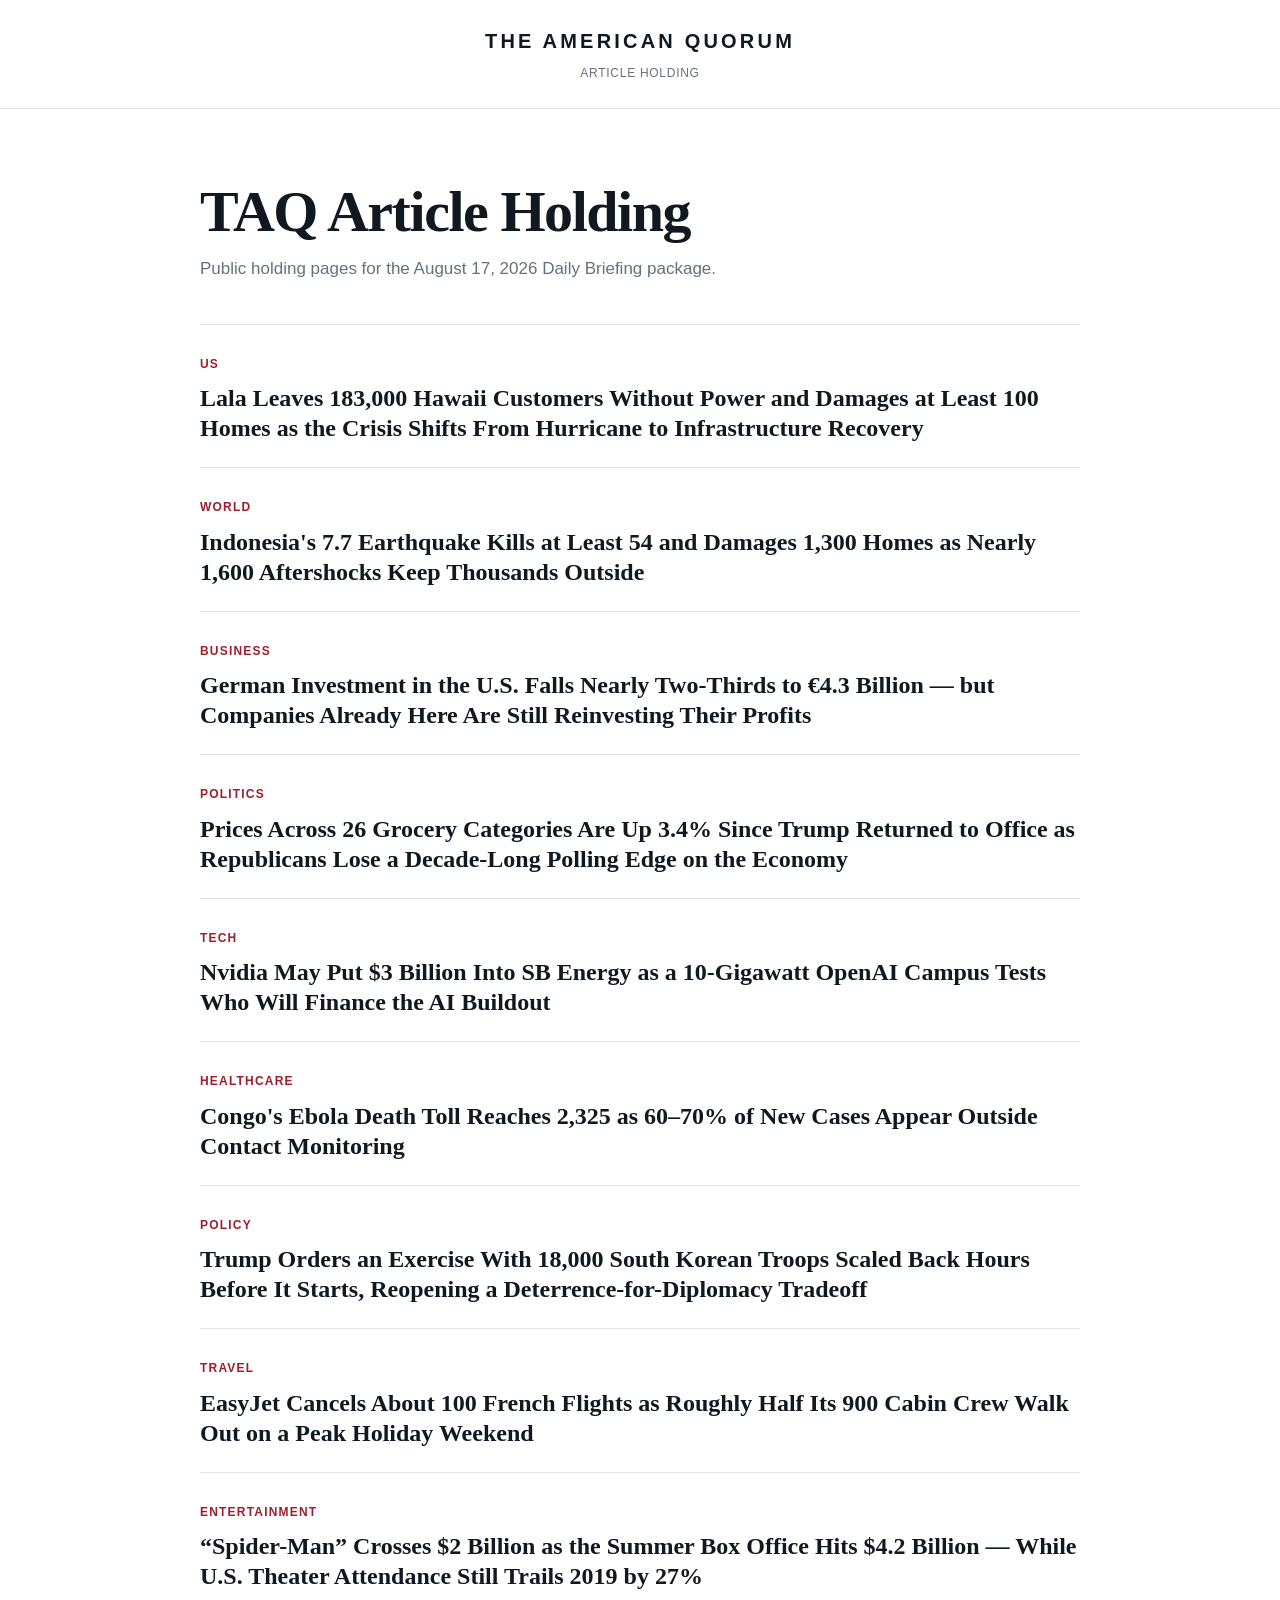
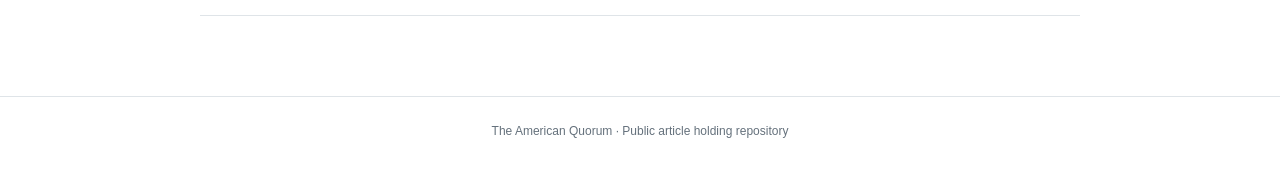
<file: index.html>
<!doctype html><html><head><meta charset="utf-8"><meta name="viewport" content="width=device-width,initial-scale=1"><title>TAQ Article Holding</title><link rel="stylesheet" href="assets/style.css"></head><body><header><a class="masthead" href="./">THE AMERICAN QUORUM</a><div class="subbrand">Article Holding</div></header><main class="wrap index"><h1>TAQ Article Holding</h1><p class="deck">Public holding pages for the August 17, 2026 Daily Briefing package.</p><div class="stories"><a class="story" href="articles/lala-hawaii-infrastructure-recovery/"><span class="cat">US</span><h2>Lala Leaves 183,000 Hawaii Customers Without Power and Damages at Least 100 Homes as the Crisis Shifts From Hurricane to Infrastructure Recovery</h2></a><a class="story" href="articles/indonesia-earthquake-aftershocks/"><span class="cat">World</span><h2>Indonesia's 7.7 Earthquake Kills at Least 54 and Damages 1,300 Homes as Nearly 1,600 Aftershocks Keep Thousands Outside</h2></a><a class="story" href="articles/german-investment-us/"><span class="cat">Business</span><h2>German Investment in the U.S. Falls Nearly Two-Thirds to €4.3 Billion — but Companies Already Here Are Still Reinvesting Their Profits</h2></a><a class="story" href="articles/grocery-prices-economy-polling/"><span class="cat">Politics</span><h2>Prices Across 26 Grocery Categories Are Up 3.4% Since Trump Returned to Office as Republicans Lose a Decade-Long Polling Edge on the Economy</h2></a><a class="story" href="articles/nvidia-sb-energy-openai/"><span class="cat">Tech</span><h2>Nvidia May Put $3 Billion Into SB Energy as a 10-Gigawatt OpenAI Campus Tests Who Will Finance the AI Buildout</h2></a><a class="story" href="articles/congo-ebola-outbreak/"><span class="cat">Healthcare</span><h2>Congo's Ebola Death Toll Reaches 2,325 as 60–70% of New Cases Appear Outside Contact Monitoring</h2></a><a class="story" href="articles/korea-military-exercise/"><span class="cat">Policy</span><h2>Trump Orders an Exercise With 18,000 South Korean Troops Scaled Back Hours Before It Starts, Reopening a Deterrence-for-Diplomacy Tradeoff</h2></a><a class="story" href="articles/easyjet-france-strike/"><span class="cat">Travel</span><h2>EasyJet Cancels About 100 French Flights as Roughly Half Its 900 Cabin Crew Walk Out on a Peak Holiday Weekend</h2></a><a class="story" href="articles/spider-man-box-office/"><span class="cat">Entertainment</span><h2>“Spider-Man” Crosses $2 Billion as the Summer Box Office Hits $4.2 Billion — While U.S. Theater Attendance Still Trails 2019 by 27%</h2></a></div></main><div class="footer">The American Quorum · Public article holding repository</div></body></html>
</file>
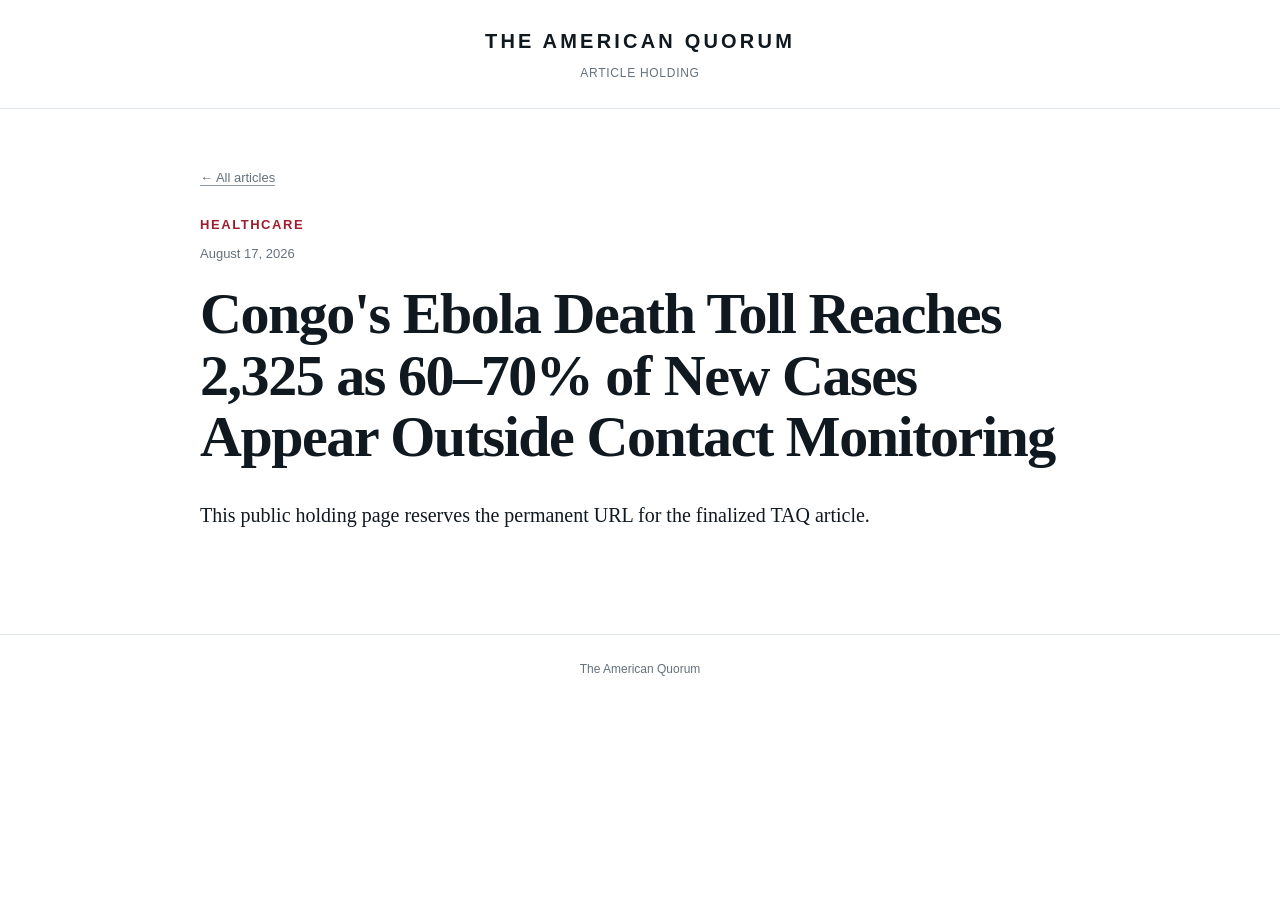
<file: articles/congo-ebola-outbreak/index.html>
<!doctype html><html><head><meta charset="utf-8"><meta name="viewport" content="width=device-width,initial-scale=1"><title>Congo's Ebola Death Toll Reaches 2,325</title><link rel="stylesheet" href="../../assets/style.css"></head><body><header><a class="masthead" href="../../">THE AMERICAN QUORUM</a><div class="subbrand">Article Holding</div></header><main class="wrap article"><a class="back" href="../../">← All articles</a><div class="category">Healthcare</div><div class="date">August 17, 2026</div><h1>Congo's Ebola Death Toll Reaches 2,325 as 60–70% of New Cases Appear Outside Contact Monitoring</h1><p>This public holding page reserves the permanent URL for the finalized TAQ article.</p></main><div class="footer">The American Quorum</div></body></html>
</file>
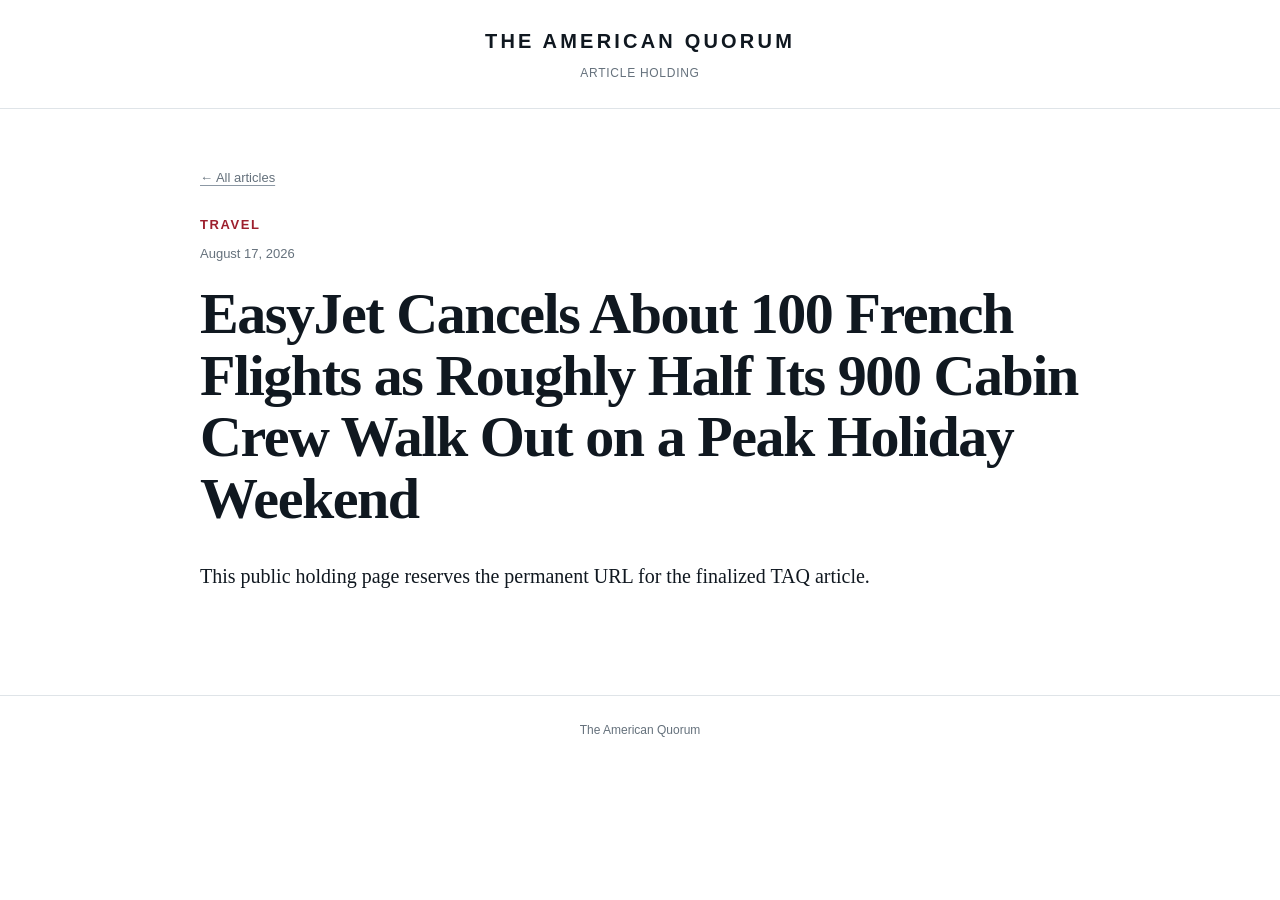
<file: articles/easyjet-france-strike/index.html>
<!doctype html><html><head><meta charset="utf-8"><meta name="viewport" content="width=device-width,initial-scale=1"><title>EasyJet Cancels About 100 French Flights</title><link rel="stylesheet" href="../../assets/style.css"></head><body><header><a class="masthead" href="../../">THE AMERICAN QUORUM</a><div class="subbrand">Article Holding</div></header><main class="wrap article"><a class="back" href="../../">← All articles</a><div class="category">Travel</div><div class="date">August 17, 2026</div><h1>EasyJet Cancels About 100 French Flights as Roughly Half Its 900 Cabin Crew Walk Out on a Peak Holiday Weekend</h1><p>This public holding page reserves the permanent URL for the finalized TAQ article.</p></main><div class="footer">The American Quorum</div></body></html>
</file>
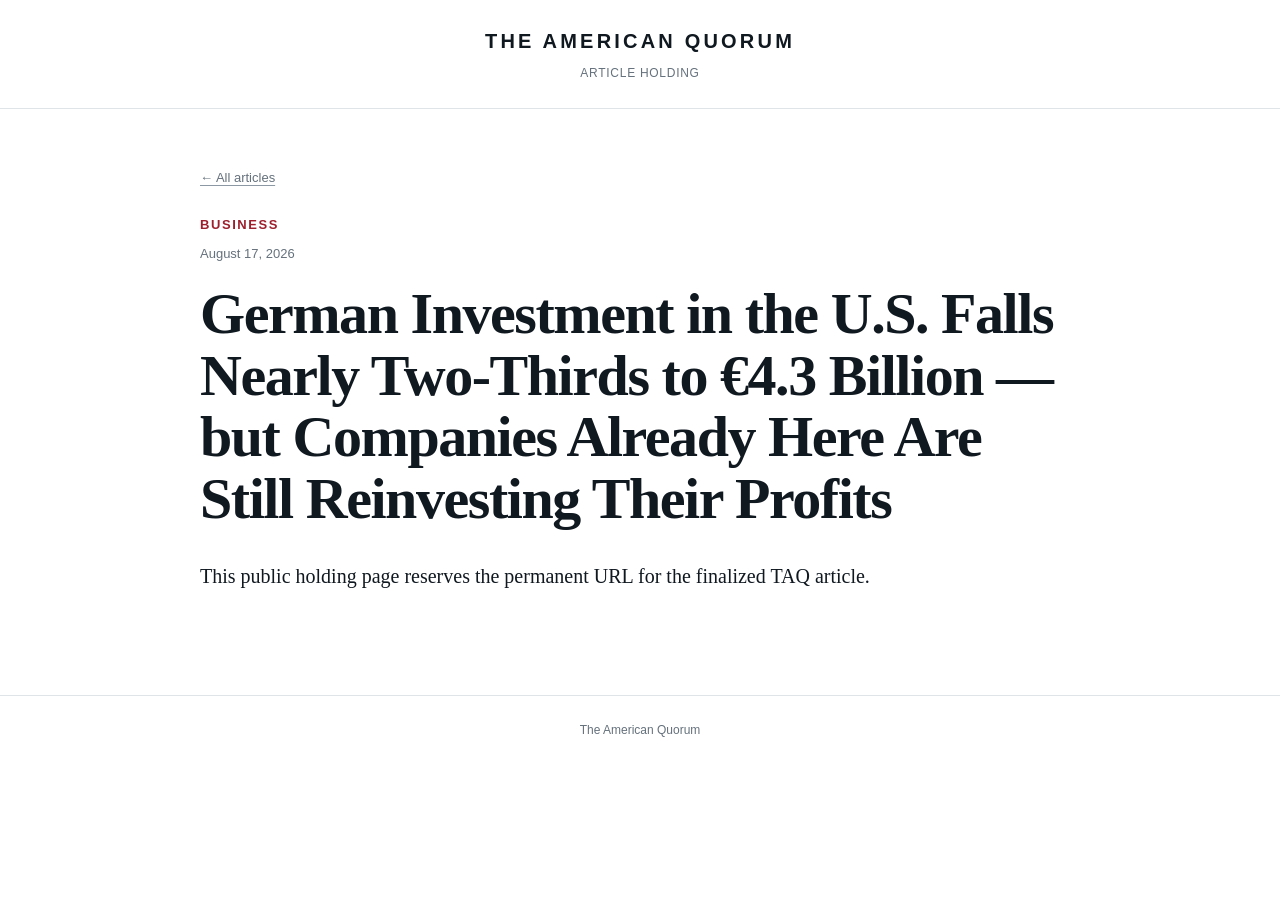
<file: articles/german-investment-us/index.html>
<!doctype html><html><head><meta charset="utf-8"><meta name="viewport" content="width=device-width,initial-scale=1"><title>German Investment in the U.S. Falls Nearly Two-Thirds</title><link rel="stylesheet" href="../../assets/style.css"></head><body><header><a class="masthead" href="../../">THE AMERICAN QUORUM</a><div class="subbrand">Article Holding</div></header><main class="wrap article"><a class="back" href="../../">← All articles</a><div class="category">Business</div><div class="date">August 17, 2026</div><h1>German Investment in the U.S. Falls Nearly Two-Thirds to €4.3 Billion — but Companies Already Here Are Still Reinvesting Their Profits</h1><p>This public holding page reserves the permanent URL for the finalized TAQ article.</p></main><div class="footer">The American Quorum</div></body></html>
</file>
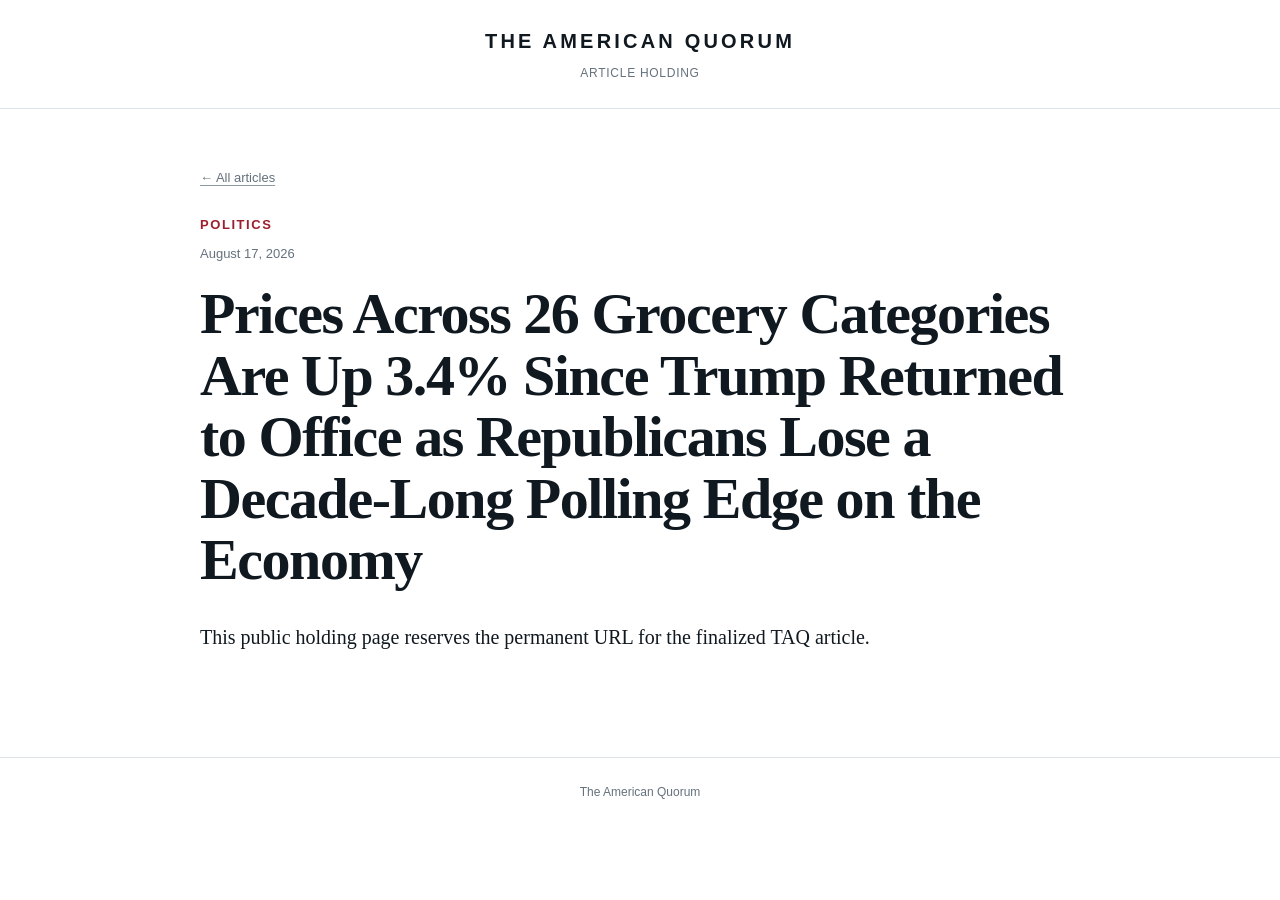
<file: articles/grocery-prices-economy-polling/index.html>
<!doctype html><html><head><meta charset="utf-8"><meta name="viewport" content="width=device-width,initial-scale=1"><title>Prices Across 26 Grocery Categories Are Up 3.4%</title><link rel="stylesheet" href="../../assets/style.css"></head><body><header><a class="masthead" href="../../">THE AMERICAN QUORUM</a><div class="subbrand">Article Holding</div></header><main class="wrap article"><a class="back" href="../../">← All articles</a><div class="category">Politics</div><div class="date">August 17, 2026</div><h1>Prices Across 26 Grocery Categories Are Up 3.4% Since Trump Returned to Office as Republicans Lose a Decade-Long Polling Edge on the Economy</h1><p>This public holding page reserves the permanent URL for the finalized TAQ article.</p></main><div class="footer">The American Quorum</div></body></html>
</file>
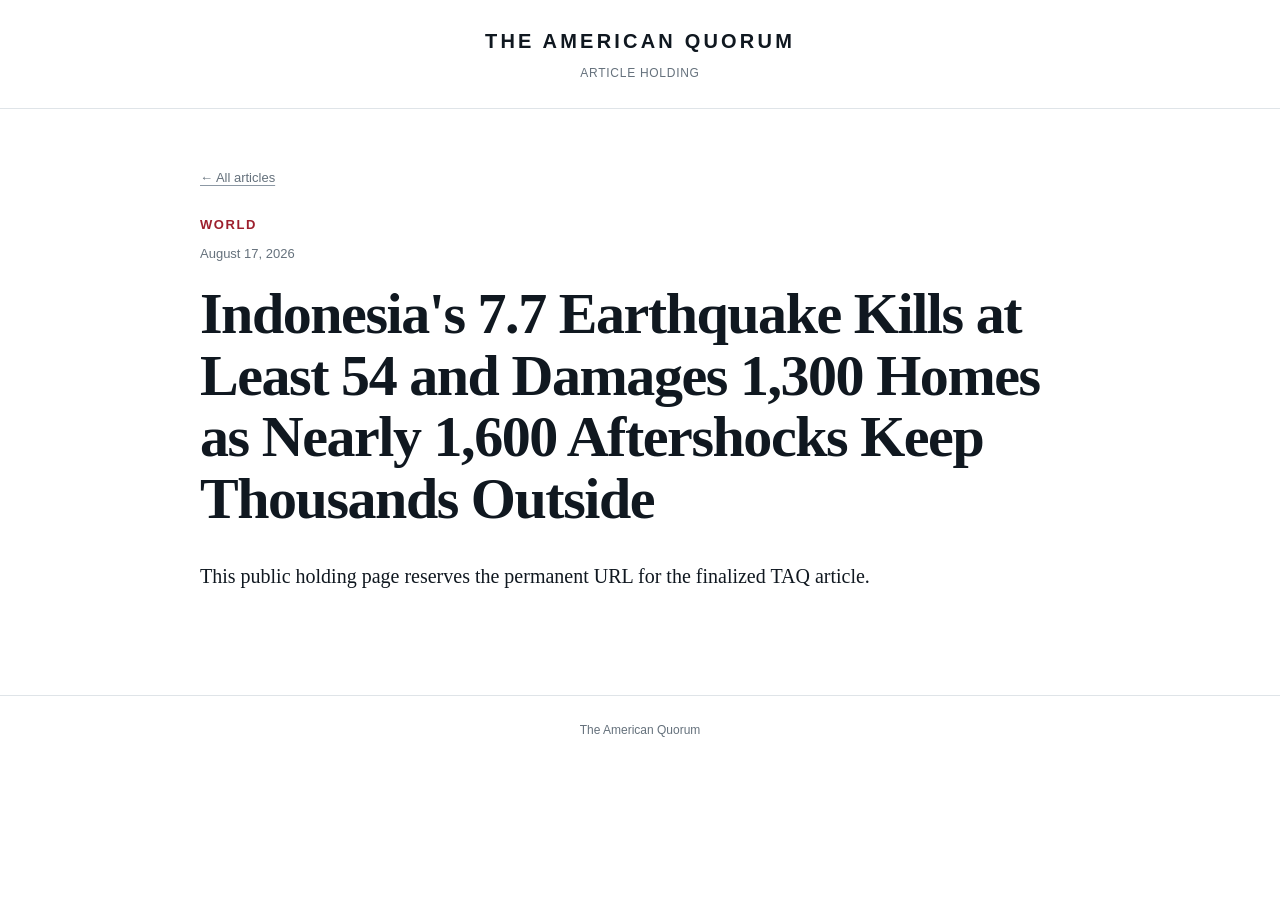
<file: articles/indonesia-earthquake-aftershocks/index.html>
<!doctype html><html><head><meta charset="utf-8"><meta name="viewport" content="width=device-width,initial-scale=1"><title>Indonesia's 7.7 Earthquake Kills at Least 54</title><link rel="stylesheet" href="../../assets/style.css"></head><body><header><a class="masthead" href="../../">THE AMERICAN QUORUM</a><div class="subbrand">Article Holding</div></header><main class="wrap article"><a class="back" href="../../">← All articles</a><div class="category">World</div><div class="date">August 17, 2026</div><h1>Indonesia's 7.7 Earthquake Kills at Least 54 and Damages 1,300 Homes as Nearly 1,600 Aftershocks Keep Thousands Outside</h1><p>This public holding page reserves the permanent URL for the finalized TAQ article.</p></main><div class="footer">The American Quorum</div></body></html>
</file>
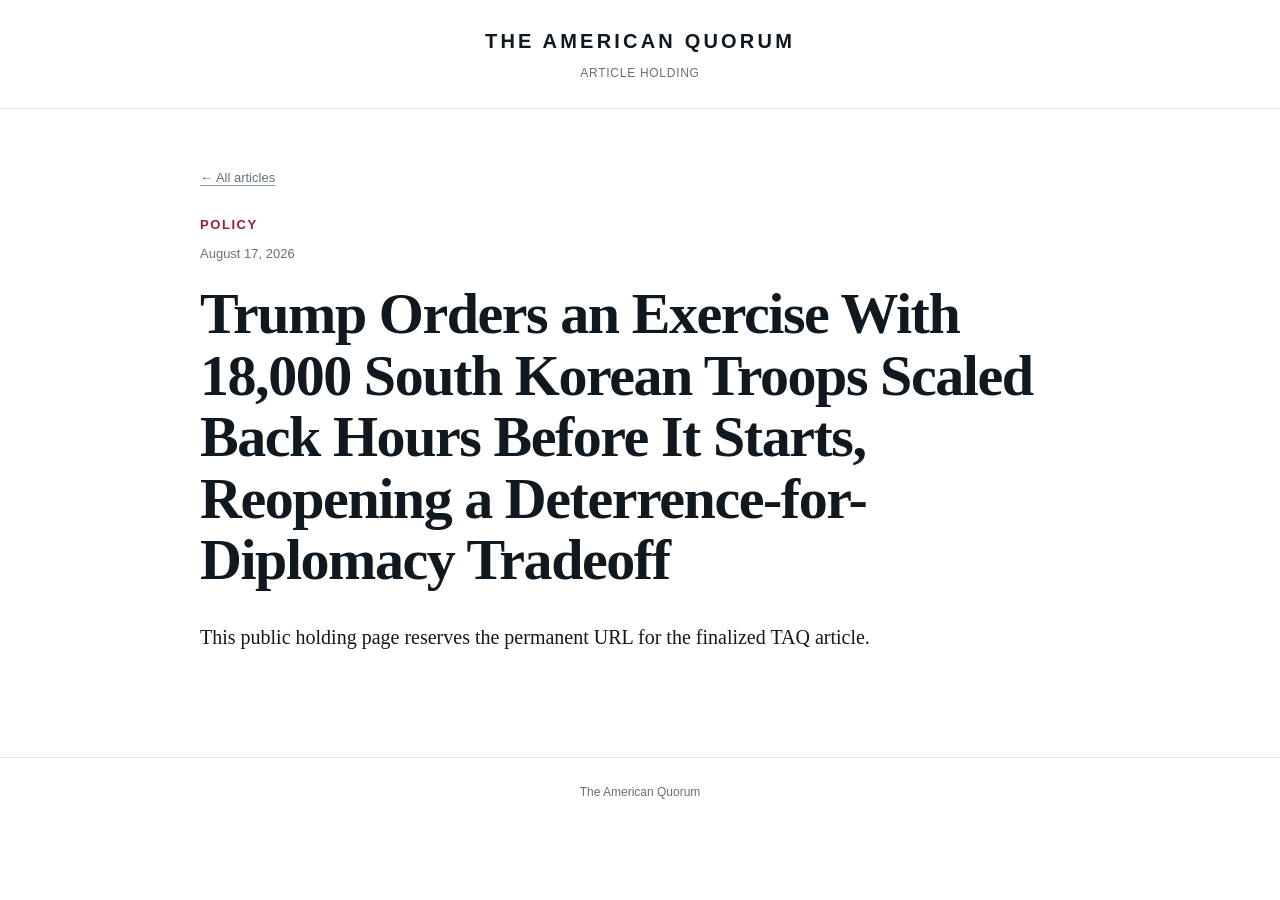
<file: articles/korea-military-exercise/index.html>
<!doctype html><html><head><meta charset="utf-8"><meta name="viewport" content="width=device-width,initial-scale=1"><title>Trump Orders an Exercise With 18,000 South Korean Troops Scaled Back</title><link rel="stylesheet" href="../../assets/style.css"></head><body><header><a class="masthead" href="../../">THE AMERICAN QUORUM</a><div class="subbrand">Article Holding</div></header><main class="wrap article"><a class="back" href="../../">← All articles</a><div class="category">Policy</div><div class="date">August 17, 2026</div><h1>Trump Orders an Exercise With 18,000 South Korean Troops Scaled Back Hours Before It Starts, Reopening a Deterrence-for-Diplomacy Tradeoff</h1><p>This public holding page reserves the permanent URL for the finalized TAQ article.</p></main><div class="footer">The American Quorum</div></body></html>
</file>
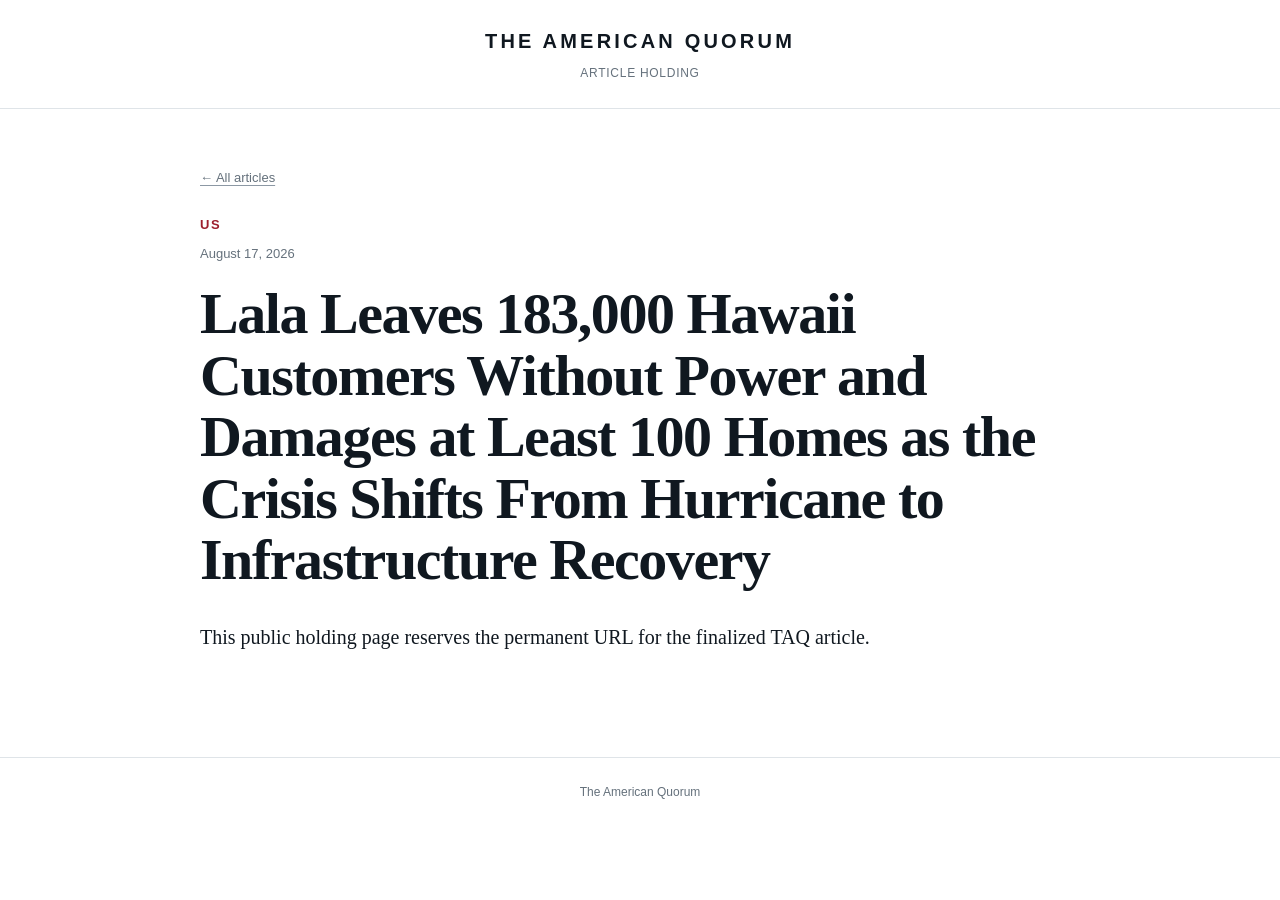
<file: articles/lala-hawaii-infrastructure-recovery/index.html>
<!doctype html><html><head><meta charset="utf-8"><meta name="viewport" content="width=device-width,initial-scale=1"><title>Lala Leaves 183,000 Hawaii Customers Without Power</title><link rel="stylesheet" href="../../assets/style.css"></head><body><header><a class="masthead" href="../../">THE AMERICAN QUORUM</a><div class="subbrand">Article Holding</div></header><main class="wrap article"><a class="back" href="../../">← All articles</a><div class="category">US</div><div class="date">August 17, 2026</div><h1>Lala Leaves 183,000 Hawaii Customers Without Power and Damages at Least 100 Homes as the Crisis Shifts From Hurricane to Infrastructure Recovery</h1><p>This public holding page reserves the permanent URL for the finalized TAQ article.</p></main><div class="footer">The American Quorum</div></body></html>
</file>
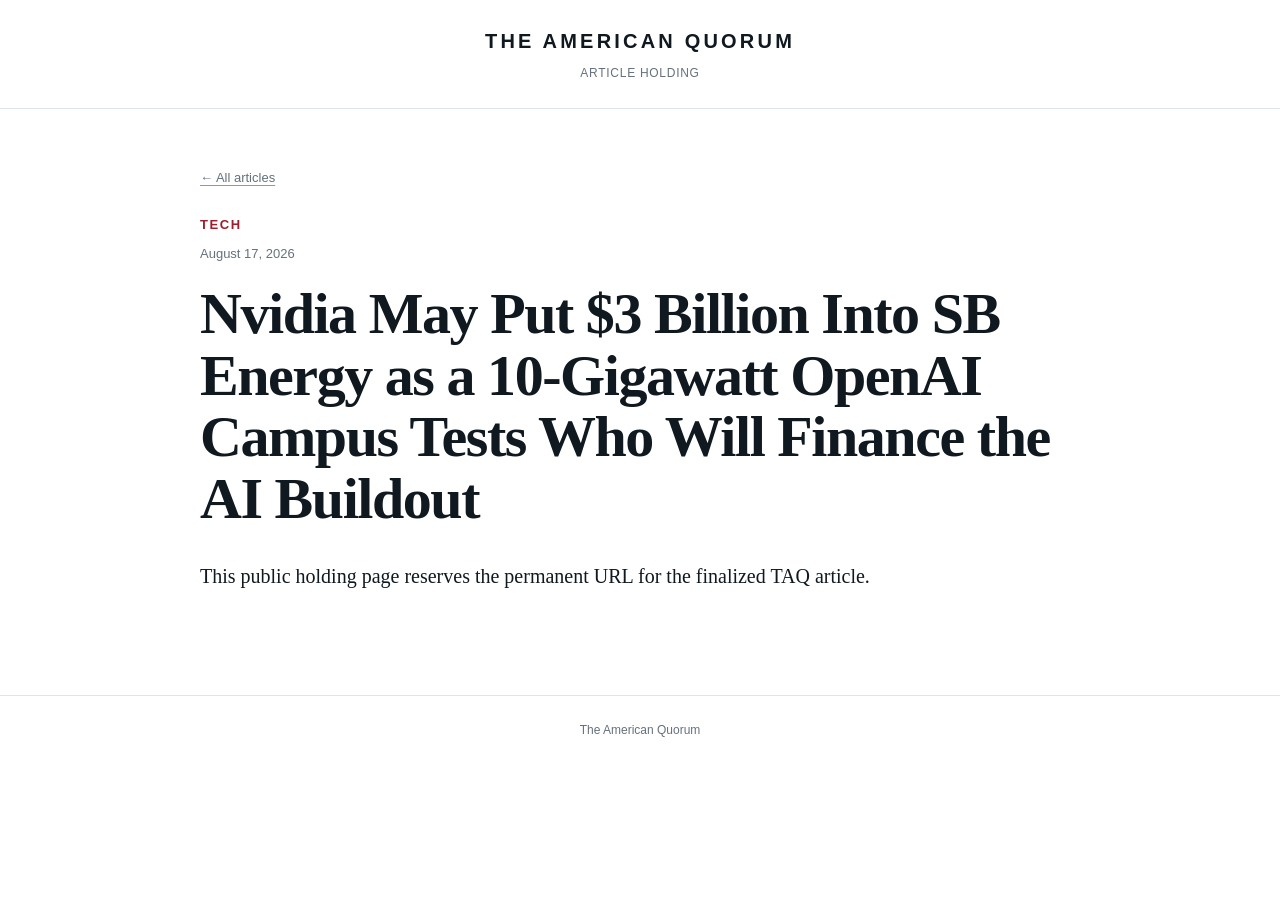
<file: articles/nvidia-sb-energy-openai/index.html>
<!doctype html><html><head><meta charset="utf-8"><meta name="viewport" content="width=device-width,initial-scale=1"><title>Nvidia May Put $3 Billion Into SB Energy</title><link rel="stylesheet" href="../../assets/style.css"></head><body><header><a class="masthead" href="../../">THE AMERICAN QUORUM</a><div class="subbrand">Article Holding</div></header><main class="wrap article"><a class="back" href="../../">← All articles</a><div class="category">Tech</div><div class="date">August 17, 2026</div><h1>Nvidia May Put $3 Billion Into SB Energy as a 10-Gigawatt OpenAI Campus Tests Who Will Finance the AI Buildout</h1><p>This public holding page reserves the permanent URL for the finalized TAQ article.</p></main><div class="footer">The American Quorum</div></body></html>
</file>
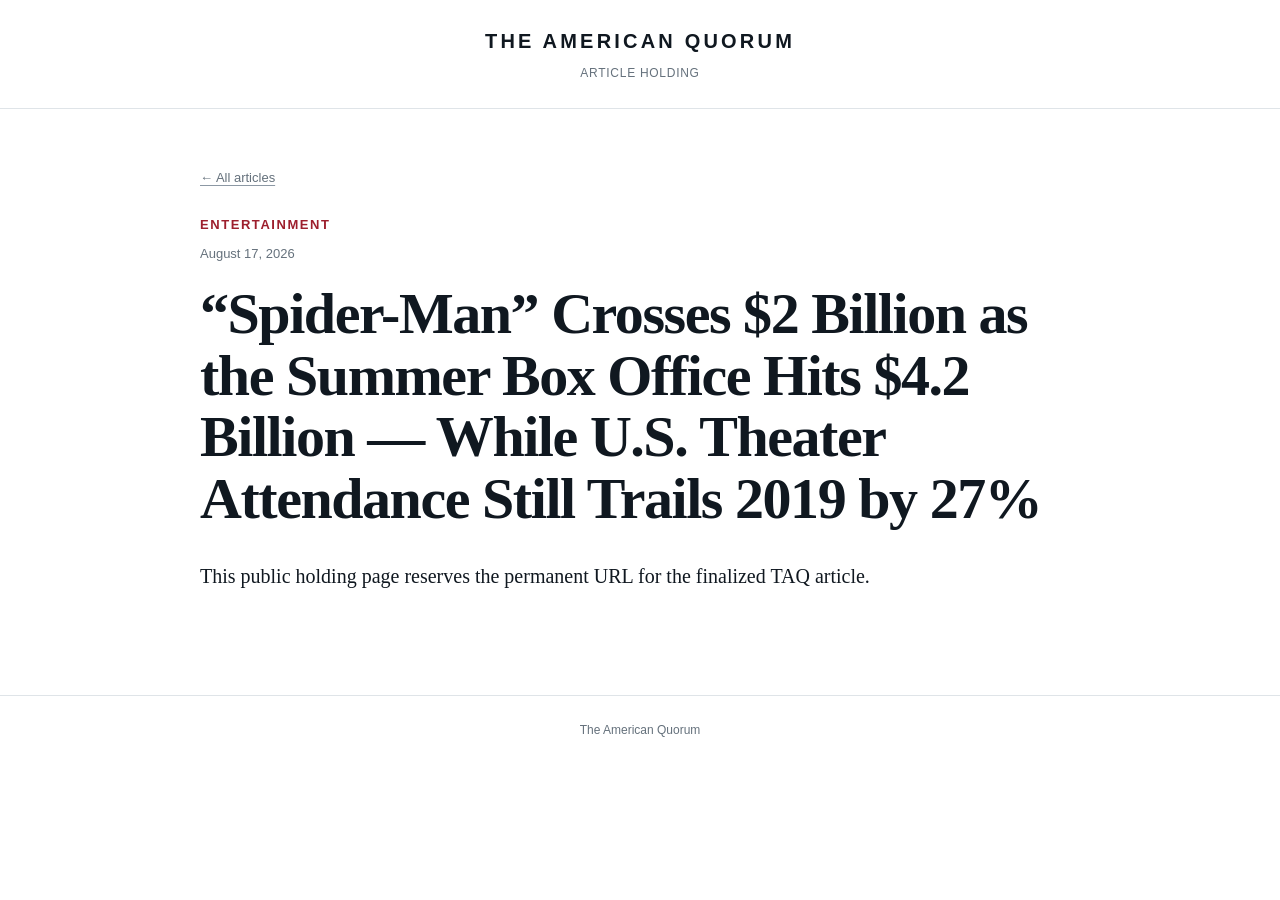
<file: articles/spider-man-box-office/index.html>
<!doctype html><html><head><meta charset="utf-8"><meta name="viewport" content="width=device-width,initial-scale=1"><title>“Spider-Man” Crosses $2 Billion</title><link rel="stylesheet" href="../../assets/style.css"></head><body><header><a class="masthead" href="../../">THE AMERICAN QUORUM</a><div class="subbrand">Article Holding</div></header><main class="wrap article"><a class="back" href="../../">← All articles</a><div class="category">Entertainment</div><div class="date">August 17, 2026</div><h1>“Spider-Man” Crosses $2 Billion as the Summer Box Office Hits $4.2 Billion — While U.S. Theater Attendance Still Trails 2019 by 27%</h1><p>This public holding page reserves the permanent URL for the finalized TAQ article.</p></main><div class="footer">The American Quorum</div></body></html>
</file>
<file: assets/style.css>
:root{--ink:#101820;--muted:#65717c;--line:#dfe4e8;--paper:#fff;--wash:#f6f7f8;--accent:#9d1f2d}*{box-sizing:border-box}html{scroll-behavior:smooth}body{margin:0;background:var(--paper);color:var(--ink);font-family:Georgia,'Times New Roman',serif;line-height:1.72}a{color:inherit;text-decoration-color:#8c98a4;text-underline-offset:3px}header{border-bottom:1px solid var(--line);padding:24px 20px;text-align:center}.masthead{font-family:Arial,Helvetica,sans-serif;font-size:20px;font-weight:800;letter-spacing:.16em;text-decoration:none}.subbrand{margin-top:5px;color:var(--muted);font-family:Arial,Helvetica,sans-serif;font-size:12px;letter-spacing:.06em;text-transform:uppercase}.wrap{width:min(880px,calc(100% - 40px));margin:0 auto}.article{padding:54px 0 80px}.category{font-family:Arial,Helvetica,sans-serif;color:var(--accent);font-size:13px;font-weight:800;letter-spacing:.12em;text-transform:uppercase}.date{font-family:Arial,Helvetica,sans-serif;color:var(--muted);font-size:13px;margin-top:6px}h1{font-size:clamp(34px,5vw,58px);line-height:1.06;letter-spacing:-.025em;margin:18px 0 30px}h2{font-size:26px;line-height:1.25;margin:44px 0 14px}p{font-size:20px;margin:0 0 22px}strong{font-weight:700}.back{display:inline-block;margin-bottom:25px;font-family:Arial,Helvetica,sans-serif;font-size:13px;color:var(--muted)}.index{padding:54px 0 80px}.index h1{margin-bottom:12px}.deck{font-family:Arial,Helvetica,sans-serif;color:var(--muted);font-size:17px;max-width:700px}.stories{margin-top:40px;border-top:1px solid var(--line)}.story{display:block;padding:24px 0;border-bottom:1px solid var(--line);text-decoration:none}.story:hover h2{text-decoration:underline;text-underline-offset:4px}.story .cat{font-family:Arial,Helvetica,sans-serif;color:var(--accent);font-size:12px;font-weight:800;letter-spacing:.1em;text-transform:uppercase}.story h2{font-size:24px;margin:7px 0 0;line-height:1.25}.footer{border-top:1px solid var(--line);padding:24px 20px 40px;color:var(--muted);font-family:Arial,Helvetica,sans-serif;font-size:12px;text-align:center}@media(max-width:640px){.wrap{width:min(100% - 28px,880px)}.article{padding-top:36px}p{font-size:18px}h2{font-size:23px}}
</file>
